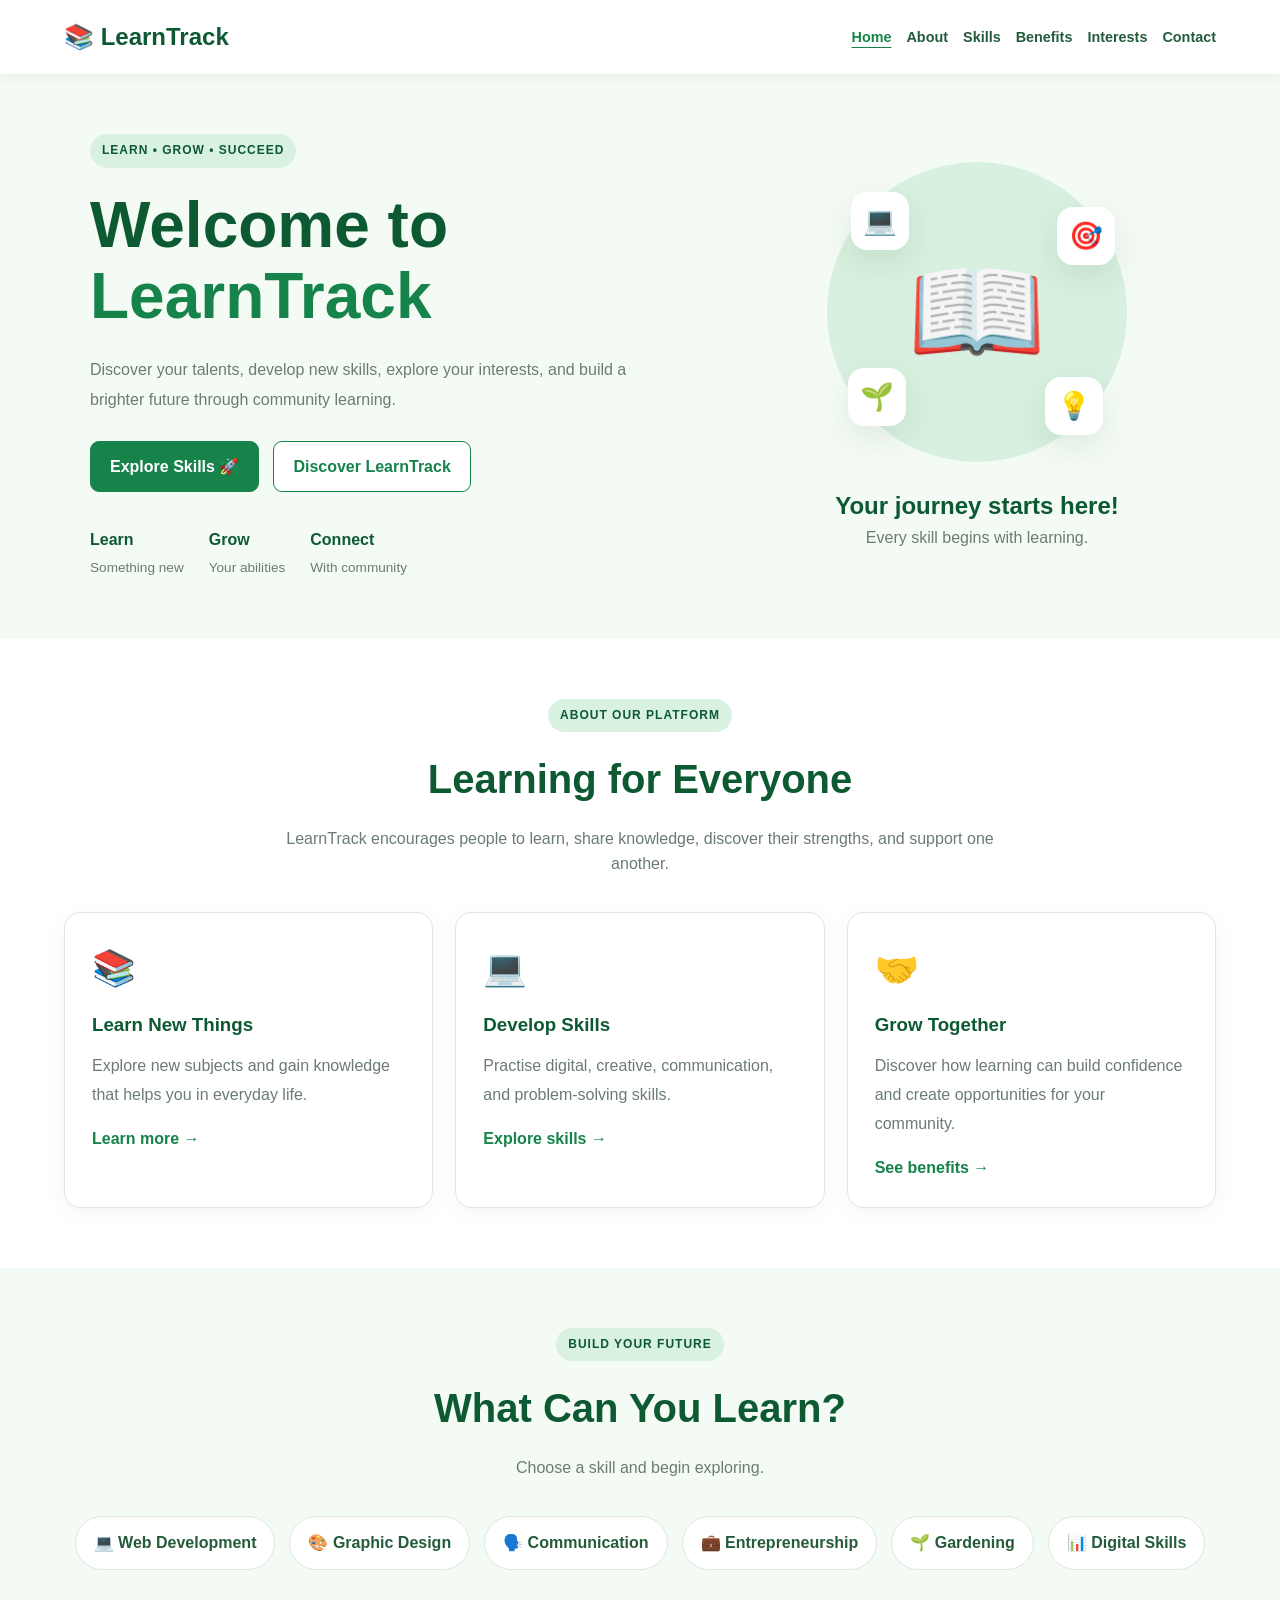
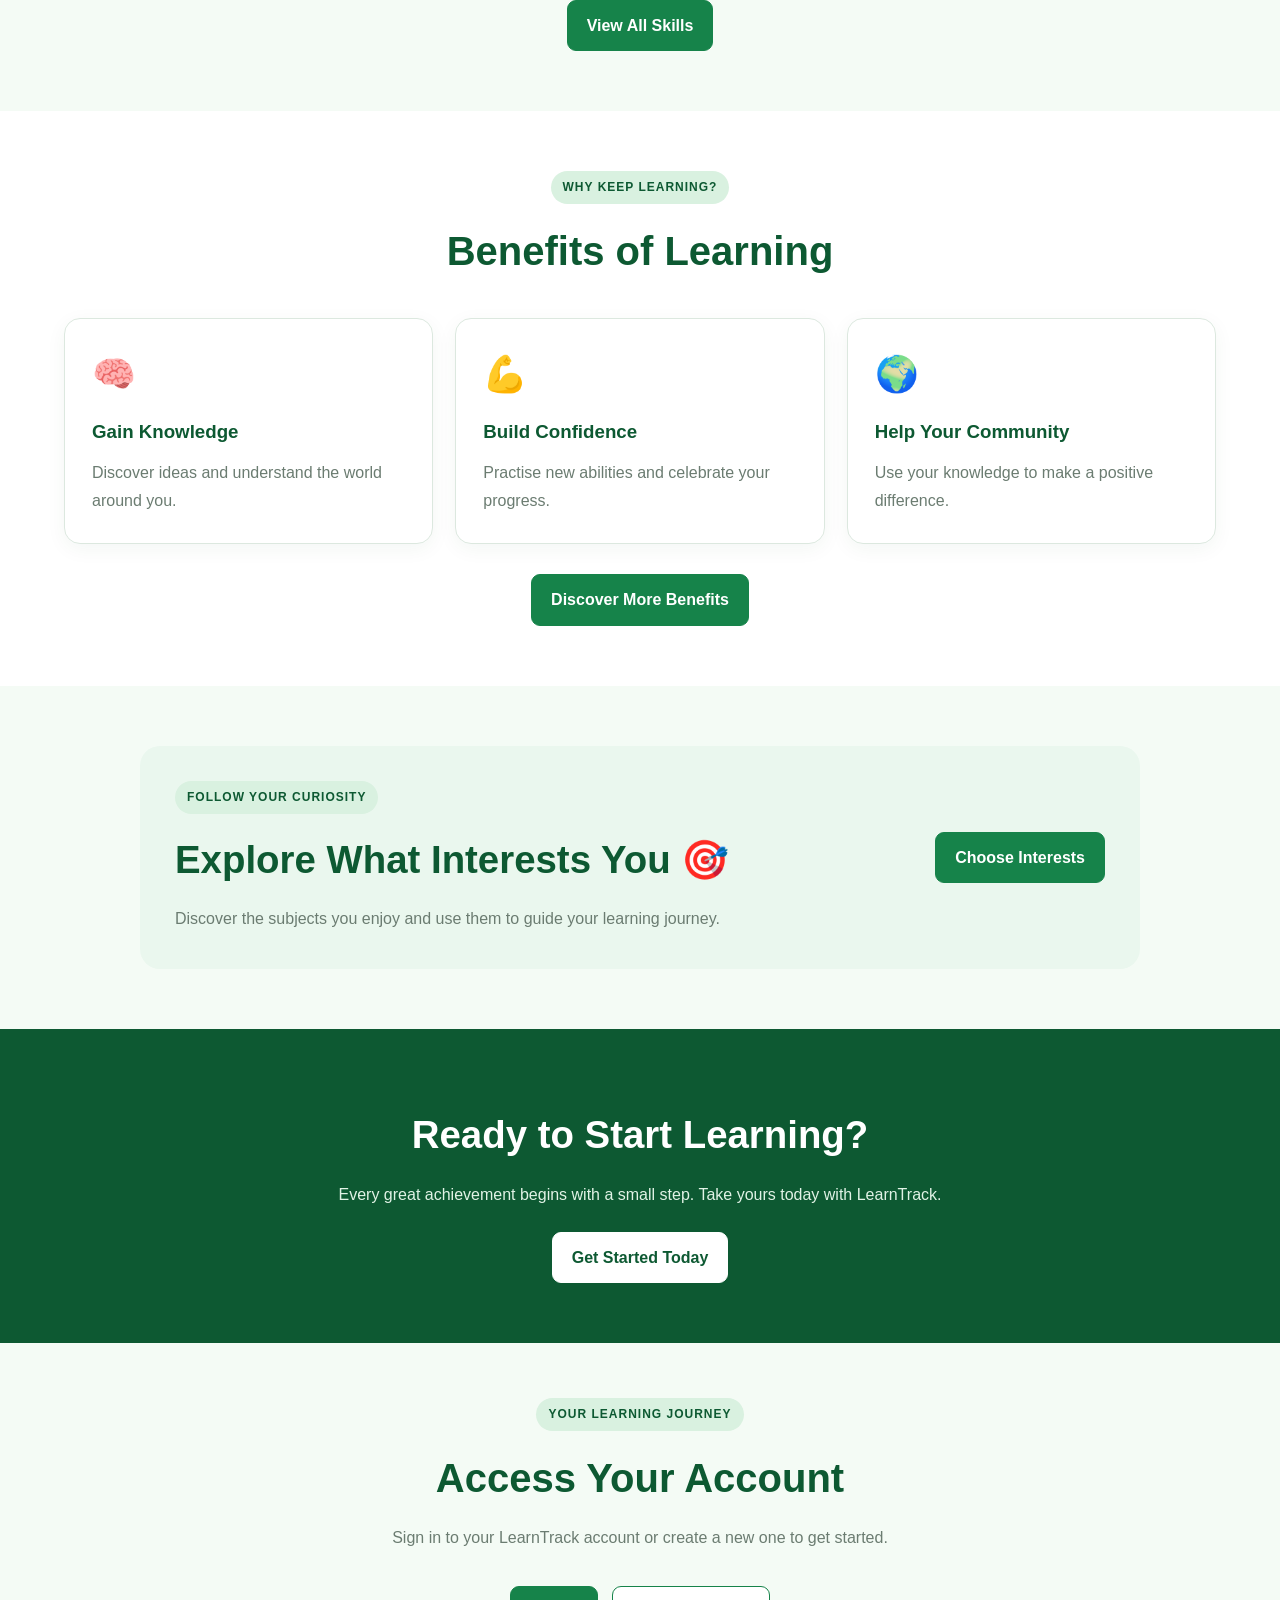
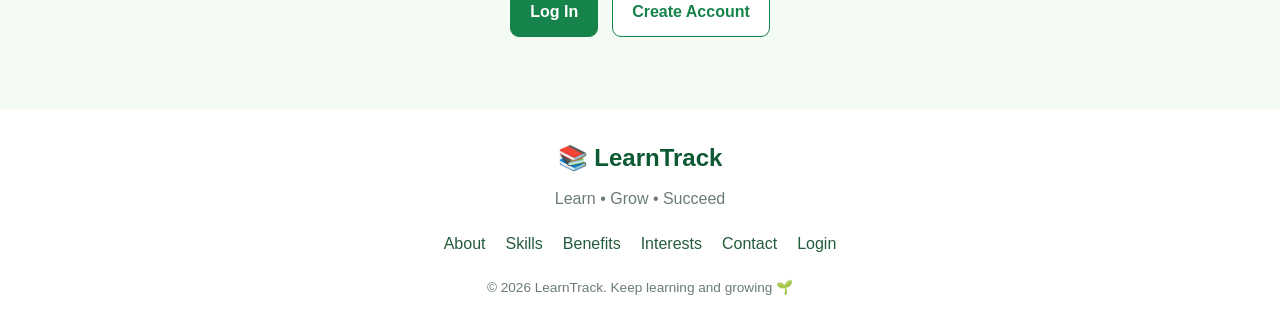
<file: index.html>
<!DOCTYPE html>
<html lang="en">
<head>
    <meta charset="UTF-8">
    <meta name="viewport" content="width=device-width, initial-scale=1.0">
    <meta name="description" content="LearnTrack helps learners discover skills, explore interests, and grow together.">
    <title>LearnTrack | Home</title>
    <link rel="stylesheet" href="style.css">
</head>

<body>

    <!-- Navigation -->
    <header class="site-header">
        <a href="index.html" class="logo">📚 LearnTrack</a>

        <nav class="navigation" aria-label="Main navigation">
            <a href="index.html" aria-current="page">Home</a>
            <a href="about.html">About</a>
            <a href="skills.html">Skills</a>
            <a href="benefits.html">Benefits</a>
            <a href="interests.html">Interests</a>
            <a href="contact.html">Contact</a>
        </nav>
    </header>

    <main>

        <!-- Welcome Section -->
        <section class="home-hero">
            <div class="hero-content">
                <p class="tag">LEARN • GROW • SUCCEED</p>

                <h1>Welcome to <span>LearnTrack</span></h1>

                <p>
                    Discover your talents, develop new skills, explore
                    your interests, and build a brighter future through
                    community learning.
                </p>

                <div class="hero-buttons">
                    <a href="skills.html" class="page-button">
                        Explore Skills 🚀
                    </a>

                    <a href="about.html" class="secondary-button">
                        Discover LearnTrack
                    </a>
                </div>

                <div class="hero-stats">
                    <div>
                        <strong>Learn</strong>
                        <span>Something new</span>
                    </div>

                    <div>
                        <strong>Grow</strong>
                        <span>Your abilities</span>
                    </div>

                    <div>
                        <strong>Connect</strong>
                        <span>With community</span>
                    </div>
                </div>
            </div>

            <div class="hero-illustration" aria-label="Learning and education">
                <div class="illustration-circle">
                    <div class="book-icon">📖</div>
                    <div class="floating-icon icon-one">💻</div>
                    <div class="floating-icon icon-two">🎯</div>
                    <div class="floating-icon icon-three">🌱</div>
                    <div class="floating-icon icon-four">💡</div>
                </div>
                <h2>Your journey starts here!</h2>
                <p>Every skill begins with learning.</p>
            </div>
        </section>

        <!-- Introduction -->
        <section class="home-section">
            <div class="section-heading">
                <p class="tag">ABOUT OUR PLATFORM</p>
                <h2>Learning for Everyone</h2>
                <p>
                    LearnTrack encourages people to learn, share knowledge,
                    discover their strengths, and support one another.
                </p>
            </div>

            <div class="home-card-grid">
                <article class="home-card">
                    <div class="card-icon">📚</div>
                    <h3>Learn New Things</h3>
                    <p>
                        Explore new subjects and gain knowledge that
                        helps you in everyday life.
                    </p>
                    <a href="about.html">Learn more →</a>
                </article>

                <article class="home-card">
                    <div class="card-icon">💻</div>
                    <h3>Develop Skills</h3>
                    <p>
                        Practise digital, creative, communication,
                        and problem-solving skills.
                    </p>
                    <a href="skills.html">Explore skills →</a>
                </article>

                <article class="home-card">
                    <div class="card-icon">🤝</div>
                    <h3>Grow Together</h3>
                    <p>
                        Discover how learning can build confidence
                        and create opportunities for your community.
                    </p>
                    <a href="benefits.html">See benefits →</a>
                </article>
            </div>
        </section>

        <!-- Skills Preview -->
        <section class="skills-preview">
            <div class="section-heading">
                <p class="tag">BUILD YOUR FUTURE</p>
                <h2>What Can You Learn?</h2>
                <p>Choose a skill and begin exploring.</p>
            </div>

            <div class="skill-tags">
                <a href="skills.html" class="skill-tag">💻 Web Development</a>
                <a href="skills.html" class="skill-tag">🎨 Graphic Design</a>
                <a href="skills.html" class="skill-tag">🗣️ Communication</a>
                <a href="skills.html" class="skill-tag">💼 Entrepreneurship</a>
                <a href="skills.html" class="skill-tag">🌱 Gardening</a>
                <a href="skills.html" class="skill-tag">📊 Digital Skills</a>
            </div>

            <div class="center-button">
                <a href="skills.html" class="page-button">
                    View All Skills
                </a>
            </div>
        </section>

        <!-- Benefits -->
        <section class="home-section">
            <div class="section-heading">
                <p class="tag">WHY KEEP LEARNING?</p>
                <h2>Benefits of Learning</h2>
            </div>

            <div class="home-card-grid">
                <article class="home-card">
                    <div class="card-icon">🧠</div>
                    <h3>Gain Knowledge</h3>
                    <p>Discover ideas and understand the world around you.</p>
                </article>

                <article class="home-card">
                    <div class="card-icon">💪</div>
                    <h3>Build Confidence</h3>
                    <p>Practise new abilities and celebrate your progress.</p>
                </article>

                <article class="home-card">
                    <div class="card-icon">🌍</div>
                    <h3>Help Your Community</h3>
                    <p>Use your knowledge to make a positive difference.</p>
                </article>
            </div>

            <div class="center-button">
                <a href="benefits.html" class="page-button">
                    Discover More Benefits
                </a>
            </div>
        </section>

        <!-- Interests -->
        <section class="interest-banner">
            <div>
                <p class="tag">FOLLOW YOUR CURIOSITY</p>
                <h2>Explore What Interests You 🎯</h2>
                <p>
                    Discover the subjects you enjoy and use them
                    to guide your learning journey.
                </p>
            </div>

            <a href="interests.html" class="page-button">
                Choose Interests
            </a>
        </section>

        <!-- Call to action -->
        <section class="join-section">
            <h2>Ready to Start Learning?</h2>
            <p>
                Every great achievement begins with a small step.
                Take yours today with LearnTrack.
            </p>

            <a href="index.html#account" class="page-button">
                Get Started Today
            </a>
        </section>

        <!-- Account access -->
        <section class="account-section" id="account">
            <div class="section-heading">
                <p class="tag">YOUR LEARNING JOURNEY</p>
                <h2>Access Your Account</h2>
                <p>
                    Sign in to your LearnTrack account or create
                    a new one to get started.
                </p>
            </div>

            <div class="account-buttons">
                <button type="button" class="page-button"
                        id="homeLoginButton">
                    Log In
                </button>

                <button type="button" class="secondary-button"
                        id="homeSignupButton">
                    Create Account
                </button>
            </div>

            <p id="homeAccountMessage" class="results" aria-live="polite"></p>
        </section>

    </main>

    <!-- Footer -->
    <footer class="site-footer">
        <a href="index.html" class="logo">📚 LearnTrack</a>
        <p>Learn • Grow • Succeed</p>

        <div class="footer-links">
            <a href="about.html">About</a>
            <a href="skills.html">Skills</a>
            <a href="benefits.html">Benefits</a>
            <a href="interests.html">Interests</a>
            <a href="contact.html">Contact</a>
            <a href="login.html">Login</a>
        </div>

        <p class="copyright">
            © 2026 LearnTrack. Keep learning and growing 🌱
        </p>
    </footer>

    <!-- Keep this script for the login integration below. -->
    <script type="module" src="script.js"></script>

</body>
</html>
</file>
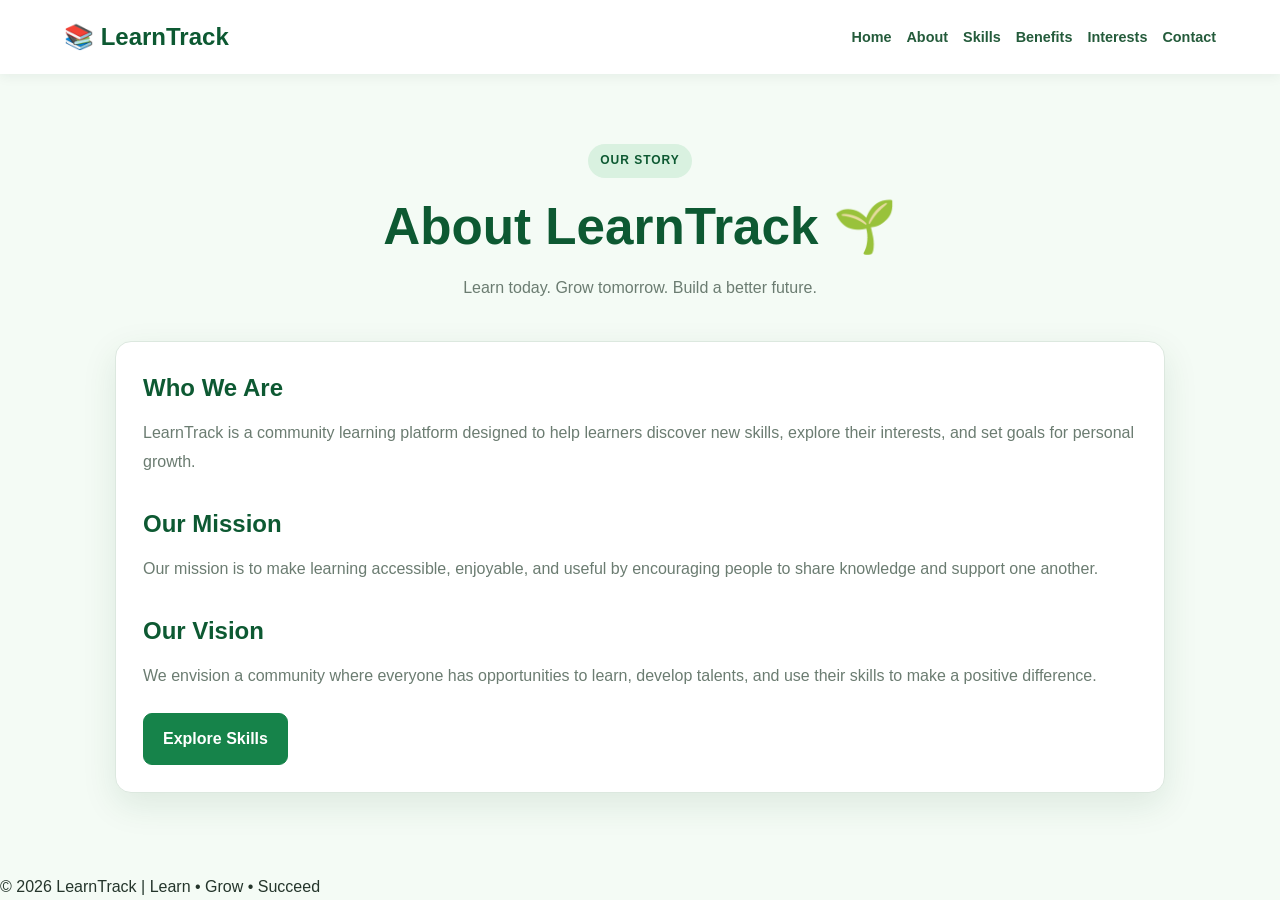
<file: about.html>
<!DOCTYPE html>
<html lang="en">
<head>
    <meta charset="UTF-8">
    <meta name="viewport" content="width=device-width, initial-scale=1.0">
    <title>About | LearnTrack</title>
    <link rel="stylesheet" href="style.css">
</head>
<body>
<header class="site-header">
    <a href="index.html" class="logo">📚 LearnTrack</a>
    <nav class="navigation">
        <a href="index.html">Home</a>
        <a href="about.html">About</a>
        <a href="skills.html">Skills</a>
        <a href="benefits.html">Benefits</a>
        <a href="interests.html">Interests</a>
        <a href="contact.html">Contact</a>
    </nav>
</header>

<main class="page-container">
    <section class="hero">
        <p class="tag">OUR STORY</p>
        <h1>About LearnTrack 🌱</h1>
        <p>Learn today. Grow tomorrow. Build a better future.</p>
    </section>

    <section class="content-card">
        <h2>Who We Are</h2>
        <p>LearnTrack is a community learning platform designed to
        help learners discover new skills, explore their interests,
        and set goals for personal growth.</p>

        <h2>Our Mission</h2>
        <p>Our mission is to make learning accessible, enjoyable,
        and useful by encouraging people to share knowledge and
        support one another.</p>

        <h2>Our Vision</h2>
        <p>We envision a community where everyone has opportunities
        to learn, develop talents, and use their skills to make
        a positive difference.</p>

        <a href="skills.html" class="page-button">Explore Skills</a>
    </section>
</main>

<footer>© 2026 LearnTrack | Learn • Grow • Succeed</footer>
</body>
</html>
</file>
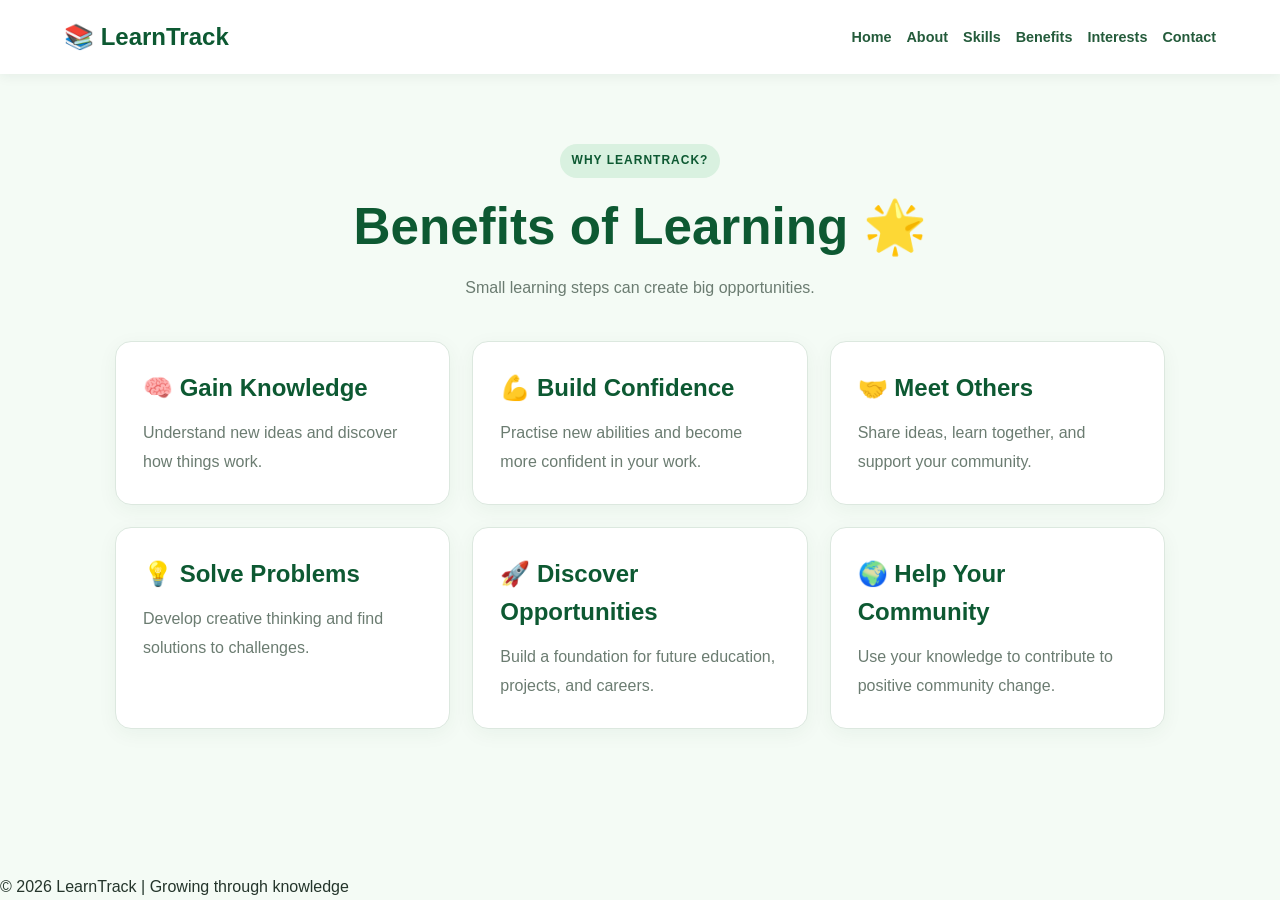
<file: benefits.html>
<!DOCTYPE html>
<html lang="en">
<head>
    <meta charset="UTF-8">
    <meta name="viewport" content="width=device-width, initial-scale=1.0">
    <title>Benefits | LearnTrack</title>
    <link rel="stylesheet" href="style.css">
</head>
<body>
<header class="site-header">
    <a href="index.html" class="logo">📚 LearnTrack</a>
    <nav class="navigation">
        <a href="index.html">Home</a>
        <a href="about.html">About</a>
        <a href="skills.html">Skills</a>
        <a href="benefits.html">Benefits</a>
        <a href="interests.html">Interests</a>
        <a href="contact.html">Contact</a>
    </nav>
</header>

<main class="page-container">
    <section class="hero">
        <p class="tag">WHY LEARNTRACK?</p>
        <h1>Benefits of Learning 🌟</h1>
        <p>Small learning steps can create big opportunities.</p>
    </section>

    <section class="card-grid">
        <article class="content-card">
            <h2>🧠 Gain Knowledge</h2>
            <p>Understand new ideas and discover how things work.</p>
        </article>

        <article class="content-card">
            <h2>💪 Build Confidence</h2>
            <p>Practise new abilities and become more confident in your work.</p>
        </article>

        <article class="content-card">
            <h2>🤝 Meet Others</h2>
            <p>Share ideas, learn together, and support your community.</p>
        </article>

        <article class="content-card">
            <h2>💡 Solve Problems</h2>
            <p>Develop creative thinking and find solutions to challenges.</p>
        </article>

        <article class="content-card">
            <h2>🚀 Discover Opportunities</h2>
            <p>Build a foundation for future education, projects, and careers.</p>
        </article>

        <article class="content-card">
            <h2>🌍 Help Your Community</h2>
            <p>Use your knowledge to contribute to positive community change.</p>
        </article>
    </section>
</main>

<footer>© 2026 LearnTrack | Growing through knowledge</footer>
</body>
</html>
</file>
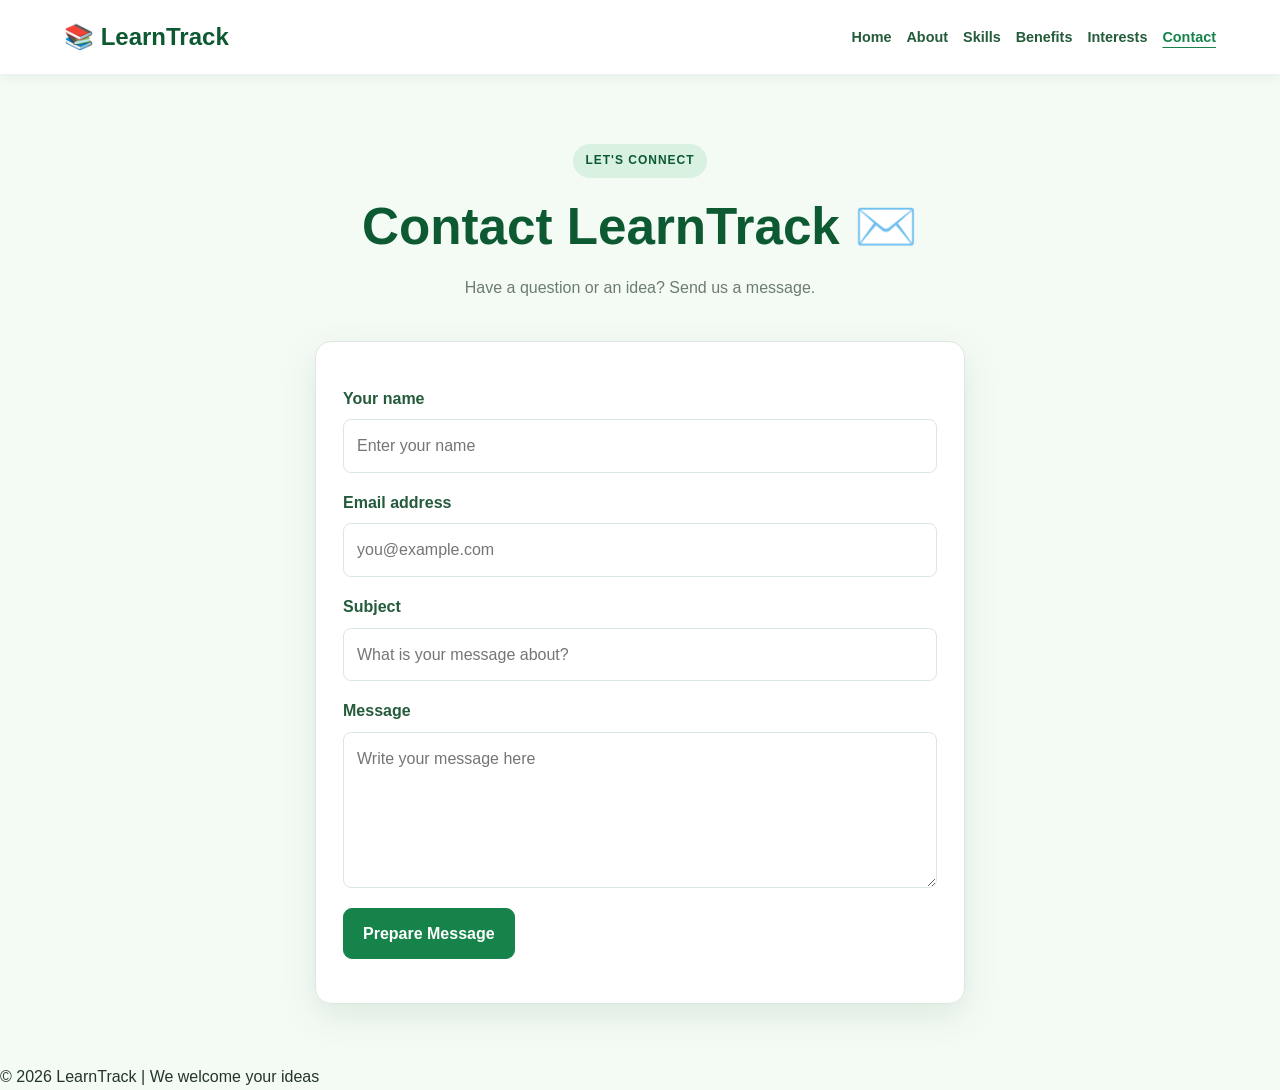
<file: contact.html>
<!DOCTYPE html>
<html lang="en">
<head>
    <meta charset="UTF-8">
    <meta name="viewport" content="width=device-width, initial-scale=1.0">
    <title>Contact | LearnTrack</title>
    <link rel="stylesheet" href="style.css">
</head>
<body>
<header class="site-header">
    <a href="index.html" class="logo">📚 LearnTrack</a>
    <nav class="navigation">
        <a href="index.html">Home</a>
        <a href="about.html">About</a>
        <a href="skills.html">Skills</a>
        <a href="benefits.html">Benefits</a>
        <a href="interests.html">Interests</a>
        <a href="contact.html">Contact</a>
    </nav>
</header>

<main class="page-container">
    <section class="hero">
        <p class="tag">LET'S CONNECT</p>
        <h1>Contact LearnTrack ✉️</h1>
        <p>Have a question or an idea? Send us a message.</p>
    </section>

    <section class="content-card contact-card">
        <form id="contactForm">
            <label for="contactName">Your name</label>
            <input type="text" id="contactName" required
                   placeholder="Enter your name">

            <label for="contactEmail">Email address</label>
            <input type="email" id="contactEmail" required
                   placeholder="you@example.com">

            <label for="contactSubject">Subject</label>
            <input type="text" id="contactSubject" required
                   placeholder="What is your message about?">

            <label for="contactMessage">Message</label>
            <textarea id="contactMessage" rows="5" required
                      placeholder="Write your message here"></textarea>

            <button type="submit" class="page-button">Prepare Message</button>
        </form>

        <p id="contactStatus" class="results" aria-live="polite"></p>
    </section>
</main>

<footer>© 2026 LearnTrack | We welcome your ideas</footer>

<script src="script.js"></script>
</body>
</html>
</file>
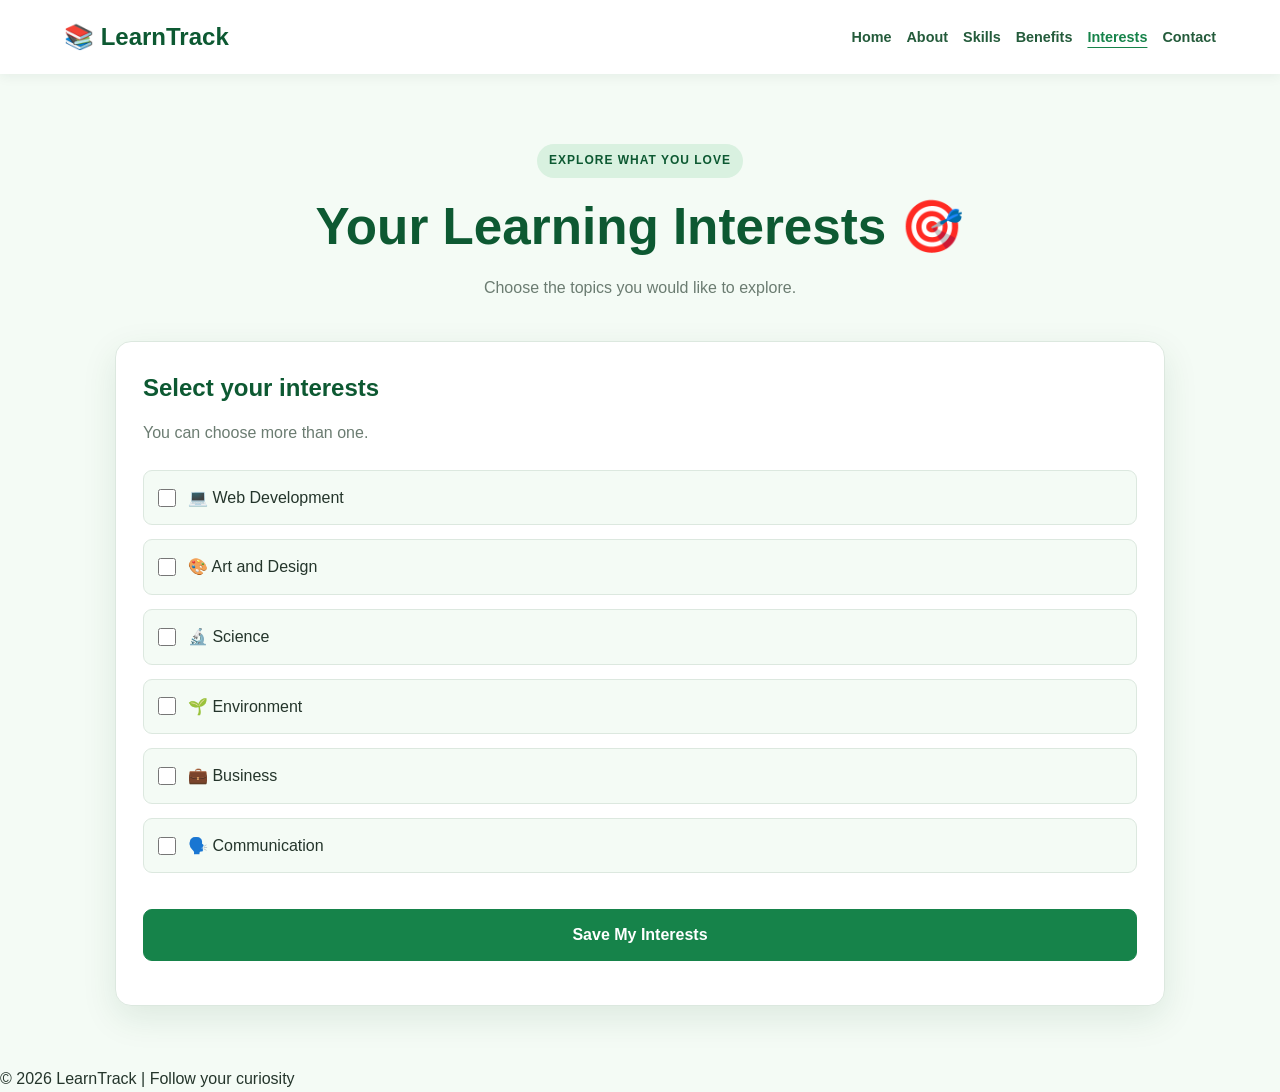
<file: interests.html>
<!DOCTYPE html>
<html lang="en">
<head>
    <meta charset="UTF-8">
    <meta name="viewport" content="width=device-width, initial-scale=1.0">
    <title>Interests | LearnTrack</title>
    <link rel="stylesheet" href="style.css">
</head>
<body>
<header class="site-header">
    <a href="index.html" class="logo">📚 LearnTrack</a>
    <nav class="navigation">
        <a href="index.html">Home</a>
        <a href="about.html">About</a>
        <a href="skills.html">Skills</a>
        <a href="benefits.html">Benefits</a>
        <a href="interests.html">Interests</a>
        <a href="contact.html">Contact</a>
    </nav>
</header>

<main class="page-container">
    <section class="hero">
        <p class="tag">EXPLORE WHAT YOU LOVE</p>
        <h1>Your Learning Interests 🎯</h1>
        <p>Choose the topics you would like to explore.</p>
    </section>

    <section class="content-card">
        <h2>Select your interests</h2>
        <p>You can choose more than one.</p>

        <form id="interestsForm" class="interest-list">
            <label><input type="checkbox" name="interest" value="Web Development"> 💻 Web Development</label>
            <label><input type="checkbox" name="interest" value="Art and Design"> 🎨 Art and Design</label>
            <label><input type="checkbox" name="interest" value="Science"> 🔬 Science</label>
            <label><input type="checkbox" name="interest" value="Environment"> 🌱 Environment</label>
            <label><input type="checkbox" name="interest" value="Business"> 💼 Business</label>
            <label><input type="checkbox" name="interest" value="Communication"> 🗣️ Communication</label>

            <button type="submit" class="page-button">Save My Interests</button>
        </form>

        <div id="interestResults" class="results" aria-live="polite"></div>
    </section>
</main>

<footer>© 2026 LearnTrack | Follow your curiosity</footer>

<script src="script.js"></script>
</body>
</html>
</file>
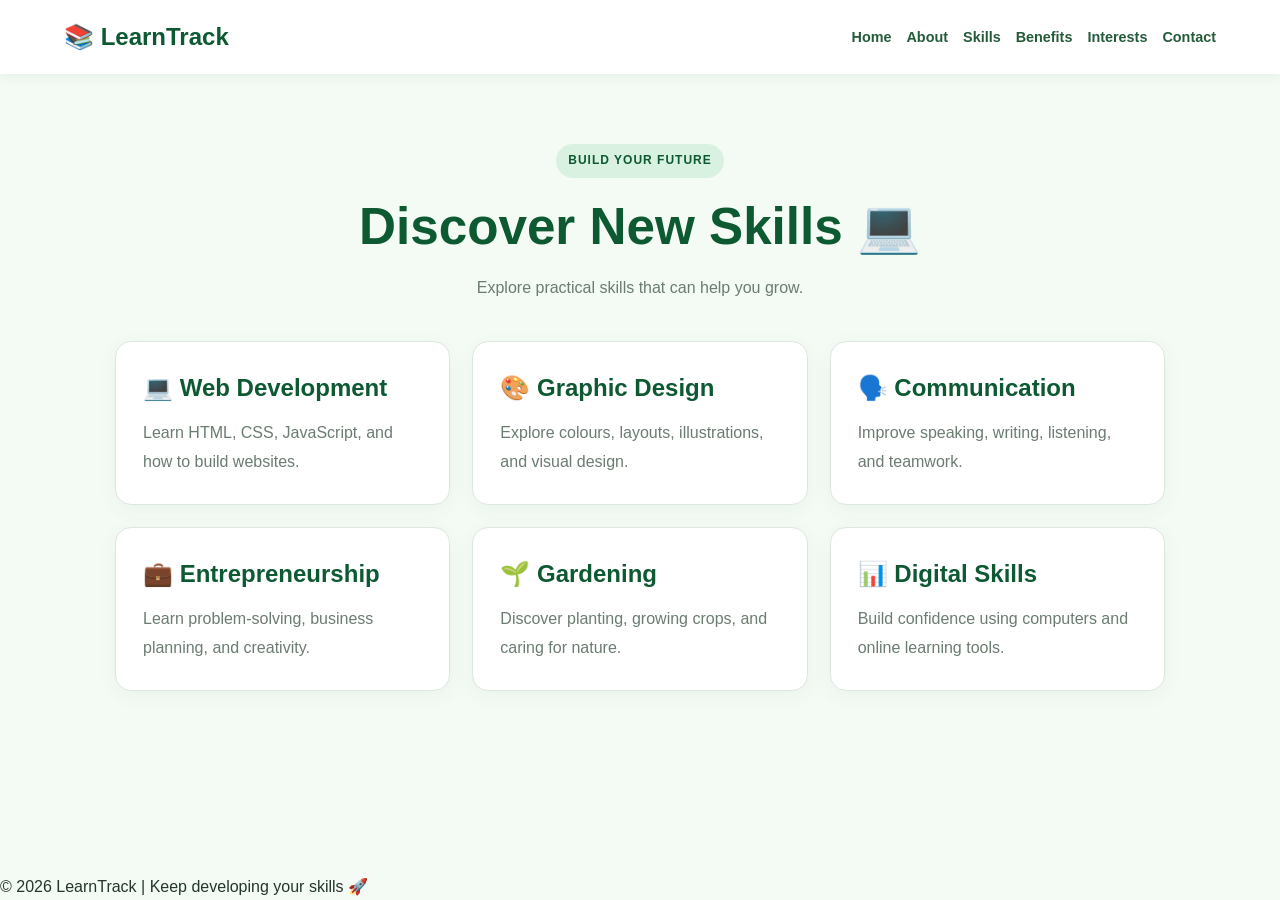
<file: skills.html>
<!DOCTYPE html>
<html lang="en">
<head>
    <meta charset="UTF-8">
    <meta name="viewport" content="width=device-width, initial-scale=1.0">
    <title>Skills | LearnTrack</title>
    <link rel="stylesheet" href="style.css">
</head>
<body>
<header class="site-header">
    <a href="index.html" class="logo">📚 LearnTrack</a>
    <nav class="navigation">
        <a href="index.html">Home</a>
        <a href="about.html">About</a>
        <a href="skills.html">Skills</a>
        <a href="benefits.html">Benefits</a>
        <a href="interests.html">Interests</a>
        <a href="contact.html">Contact</a>
    </nav>
</header>

<main class="page-container">
    <section class="hero">
        <p class="tag">BUILD YOUR FUTURE</p>
        <h1>Discover New Skills 💻</h1>
        <p>Explore practical skills that can help you grow.</p>
    </section>

    <section class="card-grid">
        <article class="content-card">
            <h2>💻 Web Development</h2>
            <p>Learn HTML, CSS, JavaScript, and how to build websites.</p>
        </article>

        <article class="content-card">
            <h2>🎨 Graphic Design</h2>
            <p>Explore colours, layouts, illustrations, and visual design.</p>
        </article>

        <article class="content-card">
            <h2>🗣️ Communication</h2>
            <p>Improve speaking, writing, listening, and teamwork.</p>
        </article>

        <article class="content-card">
            <h2>💼 Entrepreneurship</h2>
            <p>Learn problem-solving, business planning, and creativity.</p>
        </article>

        <article class="content-card">
            <h2>🌱 Gardening</h2>
            <p>Discover planting, growing crops, and caring for nature.</p>
        </article>

        <article class="content-card">
            <h2>📊 Digital Skills</h2>
            <p>Build confidence using computers and online learning tools.</p>
        </article>
    </section>
</main>

<footer>© 2026 LearnTrack | Keep developing your skills 🚀</footer>
</body>
</html>
</file>
<file: style.css>
/* =================================
   LEARNTRACK - SHARED STYLES
================================= */

:root {
    --green: #16834a;
    --dark-green: #0d5932;
    --light-green: #eaf7ee;
    --pale-green: #f4fbf5;
    --white: #ffffff;
    --text: #24352b;
    --muted: #6b7c71;
    --border: #dce8df;
    --shadow: 0 12px 35px rgba(22, 75, 40, 0.10);
}

* {
    box-sizing: border-box;
    margin: 0;
    padding: 0;
}

html {
    scroll-behavior: smooth;
    scroll-padding-top: 90px;
}

body {
    min-height: 100vh;
    display: flex;
    flex-direction: column;
    font-family: Arial, Helvetica, sans-serif;
    background: var(--pale-green);
    color: var(--text);
    line-height: 1.6;
}

main {
    flex: 1;
}

a {
    color: var(--green);
}

button,
input,
textarea,
select {
    font: inherit;
}

button,
a {
    -webkit-tap-highlight-color: transparent;
}

button:focus-visible,
a:focus-visible,
input:focus-visible,
textarea:focus-visible {
    outline: 3px solid #73c995;
    outline-offset: 3px;
}

/* =================================
   HEADER AND NAVIGATION
================================= */

.site-header {
    position: relative;
    z-index: 10;
    display: flex;
    align-items: center;
    justify-content: space-between;
    gap: 20px;
    flex-wrap: wrap;
    padding: 18px 5%;
    background: var(--white);
    box-shadow: 0 2px 12px rgba(22, 60, 37, 0.07);
}

.logo {
    color: var(--dark-green);
    font-size: 1.5rem;
    font-weight: 800;
    text-decoration: none;
    white-space: nowrap;
}

.navigation {
    display: flex;
    align-items: center;
    flex-wrap: wrap;
    gap: 15px;
}

.navigation a {
    color: #245b3b;
    text-decoration: none;
    font-size: 0.9rem;
    font-weight: 700;
    transition: color 0.2s;
}

.navigation a:hover,
.navigation a[aria-current="page"] {
    color: var(--green);
    text-decoration: underline;
    text-underline-offset: 5px;
}

.menu-toggle {
    display: none;
    padding: 8px 12px;
    border: 1px solid var(--border);
    border-radius: 8px;
    background: var(--white);
    color: var(--dark-green);
    cursor: pointer;
}

/* =================================
   SHARED BUTTONS
================================= */

.page-button,
.secondary-button {
    display: inline-block;
    padding: 12px 19px;
    border: 1px solid var(--green);
    border-radius: 9px;
    text-align: center;
    text-decoration: none;
    font-weight: 700;
    cursor: pointer;
    transition: background 0.2s, color 0.2s, transform 0.2s;
}

.page-button {
    background: var(--green);
    color: var(--white);
}

.page-button:hover {
    background: var(--dark-green);
    border-color: var(--dark-green);
    color: var(--white);
    transform: translateY(-2px);
}

.secondary-button {
    background: var(--white);
    color: var(--green);
}

.secondary-button:hover {
    background: var(--light-green);
    transform: translateY(-2px);
}

.full-button {
    display: block;
    width: 100%;
}

.text-button {
    border: none;
    background: transparent;
    color: var(--green);
    font-weight: 700;
    cursor: pointer;
}

.text-button:hover {
    text-decoration: underline;
}

/* =================================
   LABELS AND PAGE HEADINGS
================================= */

.tag {
    display: inline-block;
    padding: 7px 12px;
    border-radius: 25px;
    background: #d9f1e0;
    color: var(--dark-green);
    font-size: 0.75rem;
    font-weight: 800;
    letter-spacing: 1px;
}

.page-container {
    width: min(1050px, 90%);
    margin: 0 auto;
    padding: 40px 0 60px;
}

.hero {
    padding: 30px 0 40px;
    text-align: center;
    animation: fadeIn 0.6s ease;
}

.hero h1 {
    margin: 18px 0;
    color: var(--dark-green);
    font-size: clamp(2rem, 5vw, 3.2rem);
    line-height: 1.2;
}

.hero > p:last-child {
    max-width: 680px;
    margin: 0 auto;
    color: var(--muted);
}

.section-heading {
    max-width: 720px;
    margin: 0 auto 35px;
    text-align: center;
}

.section-heading h2 {
    margin: 15px 0;
    color: var(--dark-green);
    font-size: clamp(1.7rem, 4vw, 2.5rem);
}

.section-heading > p:last-child {
    color: var(--muted);
}

/* =================================
   CONTENT CARDS
================================= */

.content-card,
.home-card {
    padding: 27px;
    border: 1px solid var(--border);
    border-radius: 16px;
    background: var(--white);
    box-shadow: var(--shadow);
}

.content-card h2,
.home-card h3 {
    margin-bottom: 12px;
    color: var(--dark-green);
}

.content-card h2:not(:first-child) {
    margin-top: 28px;
}

.content-card p,
.home-card p {
    color: var(--muted);
    line-height: 1.8;
}

.content-card .page-button {
    margin-top: 22px;
}

.card-grid,
.home-card-grid {
    display: grid;
    grid-template-columns: repeat(3, minmax(0, 1fr));
    gap: 22px;
}

.card-grid .content-card,
.home-card {
    box-shadow: 0 5px 20px rgba(22, 75, 40, 0.05);
    transition: transform 0.25s, box-shadow 0.25s;
}

.card-grid .content-card:hover,
.home-card:hover {
    transform: translateY(-5px);
    box-shadow: var(--shadow);
}

.card-icon {
    margin-bottom: 14px;
    font-size: 2.2rem;
}

.home-card a {
    display: inline-block;
    margin-top: 16px;
    color: var(--green);
    font-weight: 700;
    text-decoration: none;
}

/* =================================
   HOME PAGE
================================= */

.home-hero {
    display: grid;
    grid-template-columns: 1.2fr 0.8fr;
    align-items: center;
    gap: 35px;
    width: min(1100px, 90%);
    margin: auto;
    padding: 60px 0;
}

.hero-content h1 {
    margin: 22px 0;
    color: var(--dark-green);
    font-size: clamp(2.5rem, 5vw, 4rem);
    line-height: 1.12;
}

.hero-content h1 span {
    color: var(--green);
}

.hero-content > p:not(.tag) {
    max-width: 560px;
    color: var(--muted);
    line-height: 1.9;
}

.hero-buttons,
.account-buttons {
    display: flex;
    flex-wrap: wrap;
    gap: 14px;
    margin-top: 25px;
}

.hero-stats {
    display: flex;
    flex-wrap: wrap;
    gap: 25px;
    margin-top: 35px;
}

.hero-stats div {
    display: grid;
    gap: 4px;
}

.hero-stats strong {
    color: var(--dark-green);
}

.hero-stats span {
    color: var(--muted);
    font-size: 0.85rem;
}

.hero-illustration {
    padding: 20px;
    text-align: center;
}

.illustration-circle {
    position: relative;
    display: grid;
    place-items: center;
    width: min(300px, 75vw);
    height: min(300px, 75vw);
    margin: auto auto 25px;
    border-radius: 50%;
    background: #d8f0df;
    animation: floatLearning 4s ease-in-out infinite;
}

.book-icon {
    font-size: 7rem;
}

.floating-icon {
    position: absolute;
    display: grid;
    place-items: center;
    width: 58px;
    height: 58px;
    border-radius: 16px;
    background: var(--white);
    box-shadow: var(--shadow);
    font-size: 1.7rem;
}

.icon-one { top: 10%; left: 8%; }
.icon-two { top: 15%; right: 4%; }
.icon-three { bottom: 12%; left: 7%; }
.icon-four { bottom: 9%; right: 8%; }

.hero-illustration h2 {
    color: var(--dark-green);
}

.hero-illustration p {
    color: var(--muted);
}

.home-section,
.skills-preview {
    padding: 60px 5%;
}

.home-section {
    background: var(--white);
}

.skill-tags {
    display: flex;
    justify-content: center;
    flex-wrap: wrap;
    gap: 14px;
}

.skill-tag {
    padding: 13px 18px;
    border: 1px solid var(--border);
    border-radius: 30px;
    background: var(--white);
    color: #245b3b;
    font-weight: 700;
    text-decoration: none;
    transition: background 0.2s;
}

.skill-tag:hover {
    background: var(--light-green);
}

.center-button {
    margin-top: 30px;
    text-align: center;
}

.interest-banner {
    display: flex;
    align-items: center;
    justify-content: space-between;
    gap: 25px;
    width: min(1000px, 90%);
    margin: 60px auto;
    padding: 35px;
    border-radius: 20px;
    background: var(--light-green);
}

.interest-banner h2,
.join-section h2 {
    margin: 15px 0;
    color: var(--dark-green);
    font-size: clamp(1.7rem, 4vw, 2.4rem);
}

.interest-banner p:not(.tag),
.join-section p {
    color: var(--muted);
    line-height: 1.8;
}

.join-section {
    padding: 60px 5%;
    background: var(--dark-green);
    text-align: center;
}

.join-section h2 {
    color: var(--white);
}

.join-section p {
    max-width: 650px;
    margin: 0 auto 22px;
    color: #e1f3e6;
}

.join-section .page-button {
    border-color: var(--white);
    background: var(--white);
    color: var(--dark-green);
}

.account-section {
    padding: 55px 5%;
    text-align: center;
}

.account-buttons {
    justify-content: center;
}

/* =================================
   LOGIN, SIGN-UP AND RESET FORMS
================================= */

.login-layout {
    display: grid;
    grid-template-columns: 1fr 1fr;
    align-items: center;
    gap: 55px;
    width: min(1050px, 90%);
    margin: auto;
    padding: 55px 0;
}

.login-welcome h1 {
    margin: 22px 0;
    color: var(--dark-green);
    font-size: clamp(2.2rem, 5vw, 3.5rem);
    line-height: 1.15;
}

.login-welcome > p:not(.tag) {
    color: var(--muted);
    line-height: 1.9;
}

.login-features {
    margin-top: 25px;
}

.login-features p {
    margin: 15px 0;
    color: #245b3b;
    font-weight: 700;
}

.login-card {
    padding: 32px;
    border-radius: 18px;
    background: var(--white);
    box-shadow: var(--shadow);
    animation: fadeIn 0.5s ease;
}

.login-card h2 {
    margin-bottom: 10px;
    color: var(--dark-green);
    font-size: 1.7rem;
}

.form-description {
    margin-bottom: 22px;
    color: var(--muted);
}

.login-card form > label,
.contact-card label {
    display: block;
    margin: 17px 0 8px;
    color: #245b3b;
    font-weight: 700;
}

.login-card input[type="email"],
.login-card input[type="password"],
.login-card input[type="text"],
.contact-card input,
.contact-card textarea {
    width: 100%;
    padding: 13px;
    border: 1px solid var(--border);
    border-radius: 8px;
    background: var(--white);
    color: var(--text);
}

.login-options {
    display: flex;
    align-items: center;
    justify-content: space-between;
    flex-wrap: wrap;
    gap: 10px;
    margin: 18px 0;
    font-size: 0.85rem;
}

.remember-option {
    display: flex;
    align-items: center;
    gap: 7px;
    color: var(--muted);
}

.form-switch {
    margin-top: 22px;
    color: var(--muted);
    text-align: center;
    font-size: 0.9rem;
}

.auth-message,
.results {
    margin-top: 17px;
    color: var(--dark-green);
    font-size: 0.92rem;
    line-height: 1.7;
    overflow-wrap: anywhere;
}

.auth-message:not(.success) {
    color: #b42318;
}

.auth-message.success {
    color: var(--green);
}

.hidden {
    display: none !important;
}

/* =================================
   INTERESTS PAGE
================================= */

.interest-list {
    display: grid;
    gap: 14px;
    margin-top: 22px;
}

.interest-list label {
    display: flex;
    align-items: center;
    gap: 12px;
    padding: 14px;
    border: 1px solid var(--border);
    border-radius: 9px;
    background: var(--pale-green);
    cursor: pointer;
    transition: background 0.2s;
}

.interest-list label:hover {
    background: var(--light-green);
}

.interest-list input {
    width: 18px;
    height: 18px;
    accent-color: var(--green);
}

/* =================================
   CONTACT PAGE
================================= */

.contact-card {
    width: 100%;
    max-width: 650px;
    margin: 0 auto;
}

.contact-card textarea {
    display: block;
    resize: vertical;
}

.contact-card .page-button {
    margin-top: 20px;
}

.email-action {
    display: inline-block;
    margin-top: 12px;
    font-weight: 700;
}

/* =================================
   FOOTER
================================= */

.site-footer {
    margin-top: auto;
    padding: 30px 5%;
    background: var(--white);
    color: var(--muted);
    text-align: center;
}

.site-footer .logo {
    display: inline-block;
    margin-bottom: 8px;
}

.footer-links {
    display: flex;
    justify-content: center;
    flex-wrap: wrap;
    gap: 20px;
    margin: 20px 0;
}

.footer-links a,
.site-footer > a:not(.logo) {
    color: #245b3b;
    text-decoration: none;
}

.copyright {
    margin-top: 14px;
    font-size: 0.85rem;
}


/* Mobile navigation controlled by script.js */
@media (max-width: 700px) {
    .site-header {
        flex-direction: row;
        align-items: center;
        justify-content: space-between;
    }

    .menu-toggle {
        display: inline-block;
    }

    .navigation.mobile-navigation {
        display: none;
        width: 100%;
        flex-direction: column;
        align-items: flex-start;
        gap: 15px;
        padding: 12px 0;
    }

    .navigation.mobile-navigation.menu-open {
        display: flex;
    }
}

/* =================================
   ANIMATIONS AND RESPONSIVE DESIGN
================================= */

@keyframes fadeIn {
    from {
        opacity: 0;
        transform: translateY(12px);
    }
    to {
        opacity: 1;
        transform: translateY(0);
    }
}

@keyframes floatLearning {
    0%, 100% {
        transform: translateY(0);
    }
    50% {
        transform: translateY(-8px);
    }
}

@media (max-width: 900px) {
    .site-header {
        align-items: flex-start;
    }

    .navigation {
        gap: 12px;
    }

    .card-grid,
    .home-card-grid {
        grid-template-columns: repeat(2, minmax(0, 1fr));
    }

    .login-layout {
        gap: 30px;
    }
}

@media (max-width: 700px) {
    .site-header {
        flex-direction: column;
        gap: 15px;
    }

    .navigation {
        width: 100%;
        gap: 12px;
    }

    .navigation a {
        font-size: 0.85rem;
    }

    .home-hero,
    .login-layout {
        grid-template-columns: 1fr;
        gap: 30px;
        padding: 35px 0;
    }

    .home-hero {
        width: 90%;
    }

    .hero-illustration {
        padding: 5px;
    }

    .card-grid,
    .home-card-grid {
        grid-template-columns: 1fr;
    }

    .interest-banner {
        align-items: flex-start;
        flex-direction: column;
    }

    .login-card {
        padding: 25px 20px;
    }

    .page-container {
        padding-top: 25px;
    }
}

@media (prefers-reduced-motion: reduce) {
    *,
    *::before,
    *::after {
        scroll-behavior: auto !important;
        animation-duration: 0.01ms !important;
        transition-duration: 0.01ms !important;
    }
}
</file>
